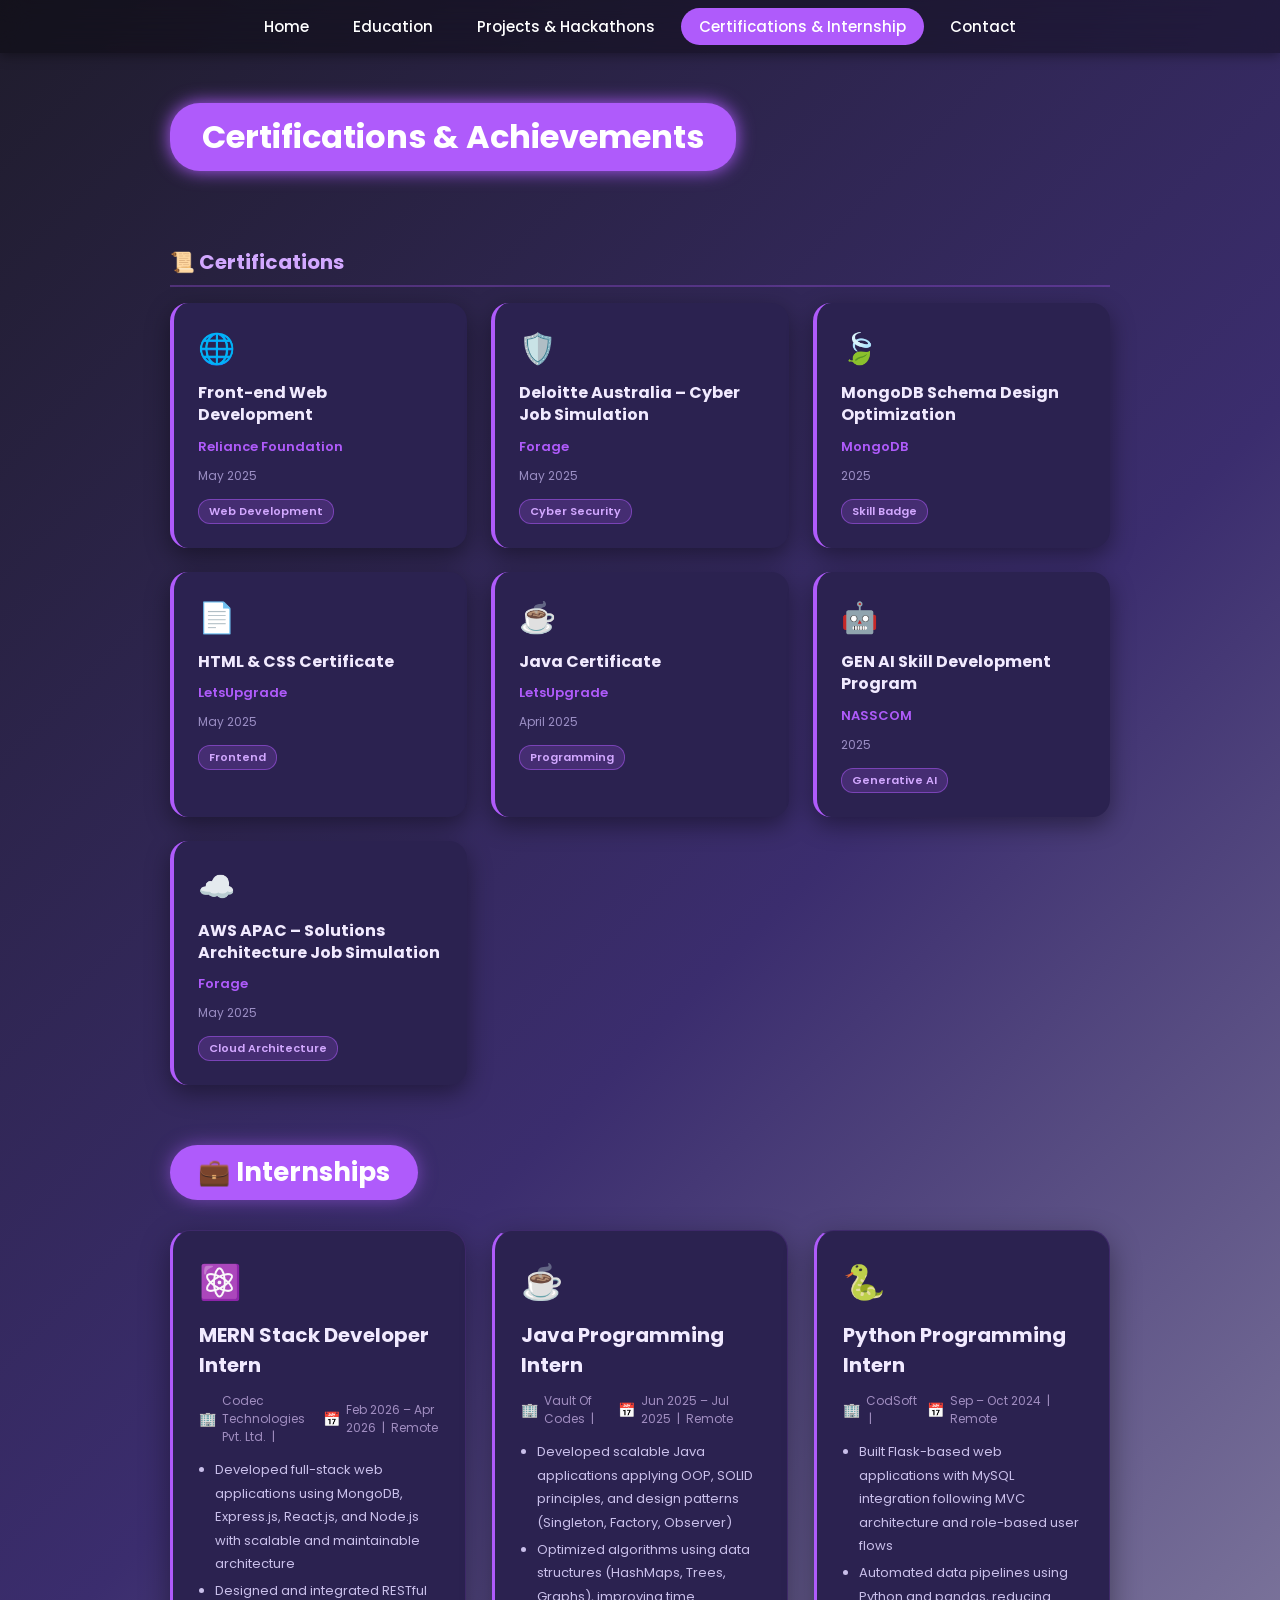
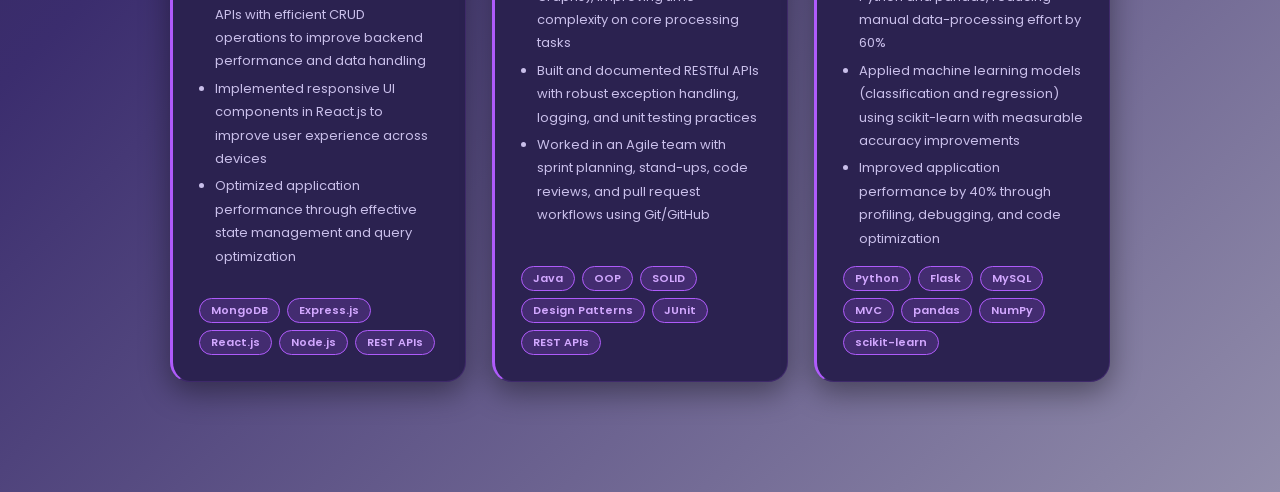
<file: certifications.html>
<!DOCTYPE html>
<html lang="en">
<head>
  <meta charset="UTF-8" />
  <meta name="viewport" content="width=device-width, initial-scale=1.0"/>
  <title>Certifications & Internship | Akshat Gupta</title>
  <link rel="stylesheet" href="css/nav.css" />
  <link rel="preconnect" href="https://fonts.googleapis.com" />
  <link href="https://fonts.googleapis.com/css2?family=Poppins:wght@400;600;700&display=swap" rel="stylesheet" />
  <style>
    * { box-sizing: border-box; margin: 0; padding: 0; }
    body {
      font-family: 'Poppins', sans-serif;
      background: linear-gradient(135deg, #1f1c2c 0%, #3b2d6e 50%, #928dab 100%);
      color: #fff;
      min-height: 100vh;
    }

    .container {
      max-width: 1000px;
      margin: 50px auto;
      padding: 0 30px 60px;
      animation: fadeInUp 0.8s ease-out forwards;
    }

    .page-title {
      font-size: 32px;
      font-weight: 700;
      background: #af5bfb;
      display: inline-block;
      padding: 10px 32px;
      border-radius: 30px;
      margin-bottom: 40px;
      box-shadow: 0 0 18px #af5bfb;
    }

    .cert-grid {
      display: grid;
      grid-template-columns: repeat(auto-fit, minmax(280px, 1fr));
      gap: 24px;
    }

    .cert-card {
      background: #2b2250;
      border-radius: 18px;
      padding: 24px;
      box-shadow: 0 8px 25px rgba(0,0,0,0.4);
      border-left: 4px solid #af5bfb;
      transition: transform 0.3s, box-shadow 0.3s;
      display: flex;
      flex-direction: column;
      gap: 10px;
    }
    .cert-card:hover {
      transform: translateY(-5px);
      box-shadow: 0 15px 35px rgba(175,91,251,0.2);
    }

    .cert-icon { font-size: 30px; }

    .cert-card h3 {
      font-size: 16px;
      font-weight: 700;
      color: #f1eaff;
      line-height: 1.4;
    }

    .cert-issuer {
      font-size: 13px;
      color: #af5bfb;
      font-weight: 600;
    }

    .cert-date {
      font-size: 12px;
      color: #9b8ec4;
    }

    .cert-badge {
      display: inline-block;
      background: rgba(175,91,251,0.2);
      border: 1px solid rgba(175,91,251,0.5);
      color: #d2a8ff;
      font-size: 11px;
      padding: 3px 10px;
      border-radius: 12px;
      font-weight: 600;
      margin-top: 4px;
      width: fit-content;
    }

    /* Section titles */
    .section-header {
      display: flex;
      align-items: center;
      gap: 16px;
      margin-bottom: 30px;
      margin-top: 60px;
    }
    .section-header:first-child { margin-top: 0; }
    .section-badge {
      font-size: 26px;
      font-weight: 700;
      background: #af5bfb;
      display: inline-block;
      padding: 8px 28px;
      border-radius: 30px;
      box-shadow: 0 0 18px #af5bfb88;
    }
    .section-line {
      flex: 1;
      height: 2px;
      background: linear-gradient(90deg, rgba(175,91,251,0.5), transparent);
      border-radius: 2px;
    }
    .section-label {
      font-size: 20px;
      font-weight: 700;
      color: #d2a8ff;
      margin: 36px 0 16px;
      padding-bottom: 8px;
      border-bottom: 2px solid rgba(175,91,251,0.3);
    }
    /* Grid */
    .cards-grid {
      display: grid;
      grid-template-columns: repeat(auto-fit, minmax(290px, 1fr));
      gap: 26px;
    }

    /* Cards */
    .card {
      background: #2b2250;
      border-radius: 20px;
      padding: 26px;
      box-shadow: 0 10px 30px rgba(0,0,0,0.4);
      border: 1px solid rgba(175,91,251,0.15);
      transition: transform 0.3s, box-shadow 0.3s;
      display: flex;
      flex-direction: column;
      gap: 12px;
    }
    .card:hover {
      transform: translateY(-6px);
      box-shadow: 0 18px 40px rgba(175,91,251,0.25);
    }

    .card-icon { font-size: 34px; }

    .card h2 {
      font-size: 20px;
      font-weight: 700;
      color: #f1eaff;
    }

    .card-meta {
      font-size: 12px;
      color: #a08dc0;
      display: flex;
      align-items: center;
      gap: 6px;
    }
    .card-meta span { font-size: 14px; }

    .card p {
      font-size: 13.5px;
      line-height: 1.75;
      color: #c9bfea;
      flex: 1;
    }
    .card ul {
      padding-left: 16px;
      font-size: 13px;
      line-height: 1.8;
      color: #c9bfea;
      flex: 1;
    }
    .card ul li { margin-bottom: 4px; }

    .tech-tags {
      display: flex;
      flex-wrap: wrap;
      gap: 7px;
    }
    .tag {
      background: rgba(175,91,251,0.18);
      border: 1px solid #af5bfb;
      color: #d2a8ff;
      font-size: 11px;
      padding: 3px 11px;
      border-radius: 20px;
      font-weight: 600;
    }

    .card-links {
      display: flex;
      flex-wrap: wrap;
      gap: 10px;
      margin-top: 4px;
    }
    .card-link {
      display: inline-flex;
      align-items: center;
      gap: 5px;
      color: #af5bfb;
      text-decoration: none;
      font-size: 13px;
      font-weight: 600;
      padding: 5px 14px;
      border-radius: 20px;
      border: 1px solid rgba(175,91,251,0.35);
      transition: background 0.3s, color 0.3s;
    }
    .card-link:hover {
      background: #af5bfb;
      color: #fff;
    }

    /* Internship card accent */
    .internship-card {
      border-left: 3px solid #af5bfb;
    }


    @keyframes fadeInUp {
      from { opacity: 0; transform: translateY(30px); }
      to   { opacity: 1; transform: translateY(0); }
    }

    @media (max-width: 600px) {
      .container { padding: 0 16px 60px; }
      .page-title { font-size: 24px; padding: 10px 22px; }
      .section-badge { font-size: 20px; padding: 8px 18px; }
    }
  </style>
</head>
<body>
  <nav class="top-nav">
    <ul>
      <li><a href="index.html">Home</a></li>
      <li><a href="education.html">Education</a></li>
      <li><a href="projects.html">Projects & Hackathons</a></li>
      <li><a href="certifications.html" class="active">Certifications & Internship</a></li>
      <li><a href="contact.html">Contact</a></li>
    </ul>
  </nav>

  <div class="container">
    <div class="page-title">Certifications & Achievements</div>

    <div class="section-label">📜 Certifications</div>
    <div class="cert-grid">
      
      <div class="cert-card">
        <div class="cert-icon">🌐</div>
        <h3>Front-end Web Development</h3>
        <div class="cert-issuer">Reliance Foundation</div>
        <div class="cert-date">May 2025</div>
        <div class="cert-badge">Web Development</div>
      </div>
      
      <div class="cert-card">
        <div class="cert-icon">🛡️</div>
        <h3>Deloitte Australia – Cyber Job Simulation</h3>
        <div class="cert-issuer">Forage</div>
        <div class="cert-date">May 2025</div>
        <div class="cert-badge">Cyber Security</div>
      </div>
      
      <div class="cert-card">
        <div class="cert-icon">🍃</div>
        <h3>MongoDB Schema Design Optimization</h3>
        <div class="cert-issuer">MongoDB</div>
        <div class="cert-date">2025</div>
        <div class="cert-badge">Skill Badge</div>
      </div>
      
      
      <div class="cert-card">
        <div class="cert-icon">📄</div>
        <h3>HTML & CSS Certificate</h3>
        <div class="cert-issuer">LetsUpgrade</div>
        <div class="cert-date">May 2025</div>
        <div class="cert-badge">Frontend</div>
      </div>
      
      <div class="cert-card">
        <div class="cert-icon">☕</div>
        <h3>Java Certificate</h3>
        <div class="cert-issuer">LetsUpgrade</div>
        <div class="cert-date">April 2025</div>
        <div class="cert-badge">Programming</div>
      </div>
      
      
      <div class="cert-card">
        <div class="cert-icon">🤖</div>
        <h3>GEN AI Skill Development Program</h3>
        <div class="cert-issuer">NASSCOM</div>
        <div class="cert-date">2025</div>
        <div class="cert-badge">Generative AI</div>
      </div>
      
      <div class="cert-card">
        <div class="cert-icon">☁️</div>
        <h3>AWS APAC – Solutions Architecture Job Simulation</h3>
        <div class="cert-issuer">Forage</div>
        <div class="cert-date">May 2025</div>
        <div class="cert-badge">Cloud Architecture</div>
      </div>
    </div>

    <!-- ===== INTERNSHIPS ===== -->
    <div class="section-header">
      <div class="section-badge">💼 Internships</div>
      <!-- <div class="section-line"></div> -->
    </div>

    <div class="cards-grid">

      <div class="card internship-card">
        <div class="card-icon">⚛️</div>
        <h2>MERN Stack Developer Intern</h2>
        <div class="card-meta"><span>🏢</span> Codec Technologies Pvt. Ltd. &nbsp;|&nbsp; <span>📅</span> Feb 2026 – Apr 2026 &nbsp;|&nbsp; Remote</div>
        <ul>
          <li>Developed full-stack web applications using MongoDB, Express.js, React.js, and Node.js with scalable and maintainable architecture</li>
          <li>Designed and integrated RESTful APIs with efficient CRUD operations to improve backend performance and data handling</li>
          <li>Implemented responsive UI components in React.js to improve user experience across devices</li>
          <li>Optimized application performance through effective state management and query optimization</li>
        </ul>
        <div class="tech-tags">
          <span class="tag">MongoDB</span>
          <span class="tag">Express.js</span>
          <span class="tag">React.js</span>
          <span class="tag">Node.js</span>
          <span class="tag">REST APIs</span>
        </div>
      </div>

      <div class="card internship-card">
        <div class="card-icon">☕</div>
        <h2>Java Programming Intern</h2>
        <div class="card-meta"><span>🏢</span> Vault Of Codes &nbsp;|&nbsp; <span>📅</span> Jun 2025 – Jul 2025 &nbsp;|&nbsp; Remote</div>
        <ul>
          <li>Developed scalable Java applications applying OOP, SOLID principles, and design patterns (Singleton, Factory, Observer)</li>
          <li>Optimized algorithms using data structures (HashMaps, Trees, Graphs), improving time complexity on core processing tasks</li>
          <li>Built and documented RESTful APIs with robust exception handling, logging, and unit testing practices</li>
          <li>Worked in an Agile team with sprint planning, stand-ups, code reviews, and pull request workflows using Git/GitHub</li>
        </ul>
        <div class="tech-tags">
          <span class="tag">Java</span>
          <span class="tag">OOP</span>
          <span class="tag">SOLID</span>
          <span class="tag">Design Patterns</span>
          <span class="tag">JUnit</span>
          <span class="tag">REST APIs</span>
        </div>
      </div>

      <div class="card internship-card">
        <div class="card-icon">🐍</div>
        <h2>Python Programming Intern</h2>
        <div class="card-meta"><span>🏢</span> CodSoft &nbsp;|&nbsp; <span>📅</span> Sep – Oct 2024 &nbsp;|&nbsp; Remote</div>
        <ul>
          <li>Built Flask-based web applications with MySQL integration following MVC architecture and role-based user flows</li>
          <li>Automated data pipelines using Python and pandas, reducing manual data-processing effort by 60%</li>
          <li>Applied machine learning models (classification and regression) using scikit-learn with measurable accuracy improvements</li>
          <li>Improved application performance by 40% through profiling, debugging, and code optimization</li>
        </ul>
        <div class="tech-tags">
          <span class="tag">Python</span>
          <span class="tag">Flask</span>
          <span class="tag">MySQL</span>
          <span class="tag">MVC</span>
          <span class="tag">pandas</span>
          <span class="tag">NumPy</span>
          <span class="tag">scikit-learn</span>
        </div>
      </div>

    </div>
  </div>
</body>
</html>
</file>
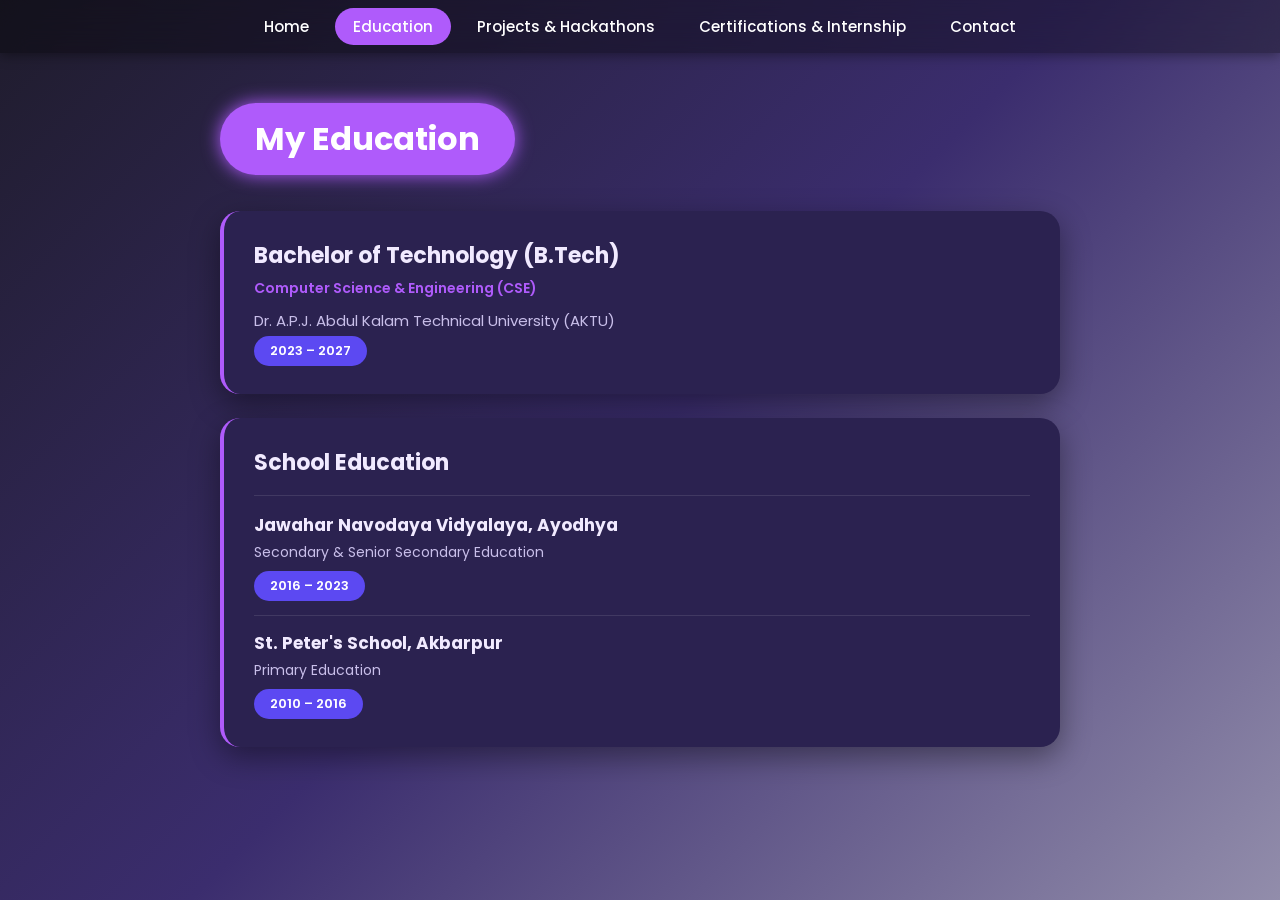
<file: education.html>
<!DOCTYPE html>
<html lang="en">
<head>
  <meta charset="UTF-8" />
  <meta name="viewport" content="width=device-width, initial-scale=1.0"/>
  <title>Education | Akshat Gupta</title>
  <link rel="stylesheet" href="css/nav.css" />
  <link rel="preconnect" href="https://fonts.googleapis.com" />
  <link href="https://fonts.googleapis.com/css2?family=Poppins:wght@400;600;700&display=swap" rel="stylesheet" />
  <style>
    * { box-sizing: border-box; margin: 0; padding: 0; }
    body {
      font-family: 'Poppins', sans-serif;
      background: linear-gradient(135deg, #1f1c2c 0%, #3b2d6e 50%, #928dab 100%);
      color: white;
      min-height: 100vh;
    }

    .container {
      max-width: 900px;
      margin: 50px auto;
      padding: 0 30px 60px;
      animation: fadeIn 0.8s ease-out;
    }

    .page-title {
      font-size: 32px;
      font-weight: 700;
      background: #af5bfb;
      padding: 12px 35px;
      border-radius: 40px;
      display: inline-block;
      margin-bottom: 36px;
      box-shadow: 0 0 18px #af5bfb;
    }

    .edu-card {
      background: #2b2250;
      padding: 28px 30px;
      border-radius: 20px;
      box-shadow: 0 10px 30px rgba(0,0,0,0.4);
      margin-bottom: 24px;
      border-left: 4px solid #af5bfb;
      transition: transform 0.3s, box-shadow 0.3s;
    }
    .edu-card:hover {
      transform: translateY(-4px);
      box-shadow: 0 16px 36px rgba(175,91,251,0.2);
    }
    .edu-card h2 {
      font-size: 22px;
      color: #f1eaff;
      margin-bottom: 6px;
    }
    .edu-card .institution {
      font-size: 15px;
      color: #c9bfea;
      margin-bottom: 4px;
    }
    .edu-card .field {
      font-size: 14px;
      color: #af5bfb;
      font-weight: 600;
      margin-bottom: 10px;
    }
    .year-badge {
      background: #5c49f2;
      display: inline-block;
      padding: 5px 16px;
      font-size: 13px;
      border-radius: 20px;
      font-weight: 600;
    }

    .sub-school {
      margin-top: 16px;
      padding-top: 16px;
      border-top: 1px solid rgba(255,255,255,0.1);
    }
    .sub-school + .sub-school { margin-top: 14px; padding-top: 14px; }

    .sub-school h3 { font-size: 17px; color: #f1eaff; margin-bottom: 4px; }
    .sub-school p  { font-size: 14px; color: #c9bfea; margin-bottom: 8px; }

    @keyframes fadeIn {
      from { opacity: 0; transform: translateY(30px); }
      to   { opacity: 1; transform: translateY(0); }
    }
    @media (max-width: 600px) {
      .container { padding: 0 16px 60px; }
      .page-title { font-size: 24px; padding: 10px 22px; }
    }
  </style>
</head>
<body>
  <nav class="top-nav">
    <ul>
      <li><a href="index.html">Home</a></li>
      <li><a href="education.html" class="active">Education</a></li>
      <li><a href="projects.html">Projects & Hackathons</a></li>
      <li><a href="certifications.html">Certifications & Internship</a></li>
      <li><a href="contact.html">Contact</a></li>
    </ul>
  </nav>

  <div class="container">
    <div class="page-title">My Education</div>

    <!-- University -->
    <div class="edu-card">
      <h2>Bachelor of Technology (B.Tech)</h2>
      <div class="field">Computer Science & Engineering (CSE)</div>
      <div class="institution">Dr. A.P.J. Abdul Kalam Technical University (AKTU)</div>
      <span class="year-badge">2023 – 2027</span>
    </div>

    <!-- Schools -->
    <div class="edu-card">
      <h2>School Education</h2>

      <div class="sub-school">
        <h3>Jawahar Navodaya Vidyalaya, Ayodhya</h3>
        <p>Secondary & Senior Secondary Education</p>
        <span class="year-badge">2016 – 2023</span>
      </div>

      <div class="sub-school">
        <h3>St. Peter's School, Akbarpur</h3>
        <p>Primary Education</p>
        <span class="year-badge">2010 – 2016</span>
      </div>
    </div>

  </div>
</body>
</html>
</file>
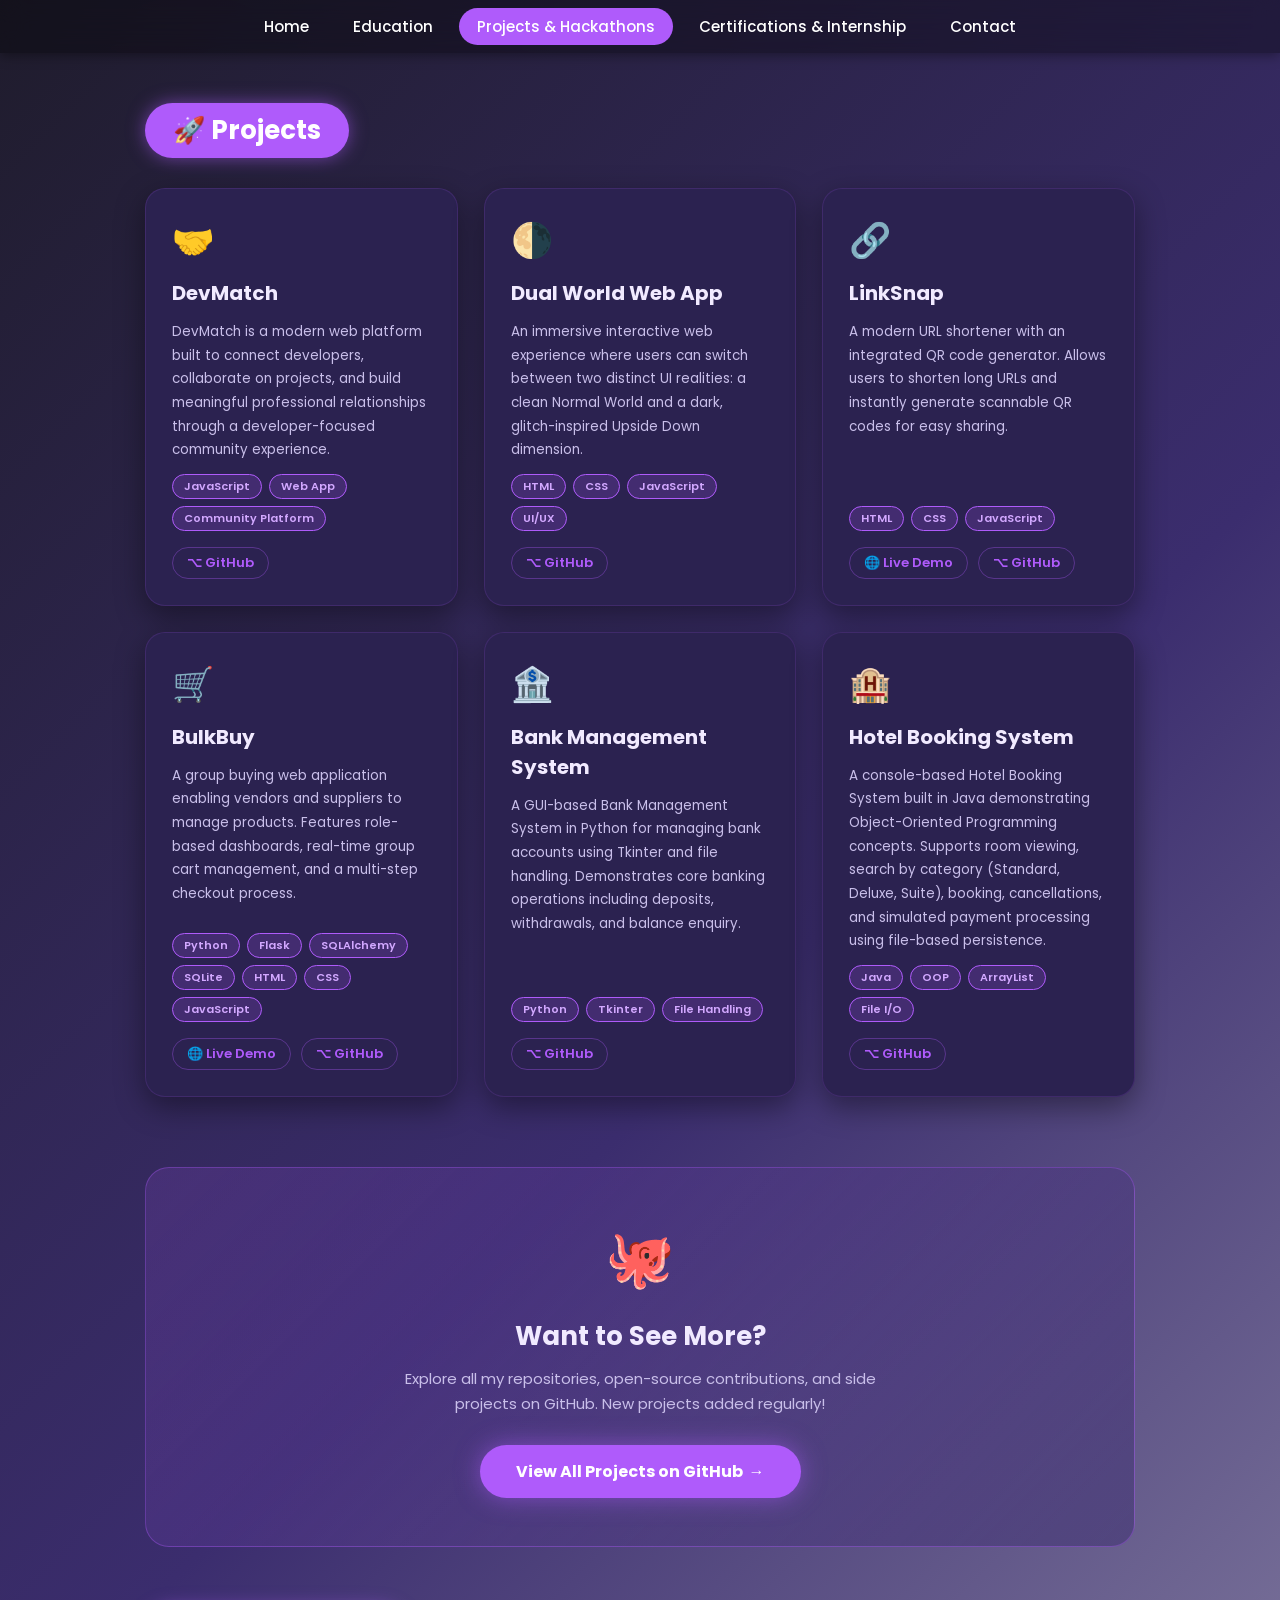
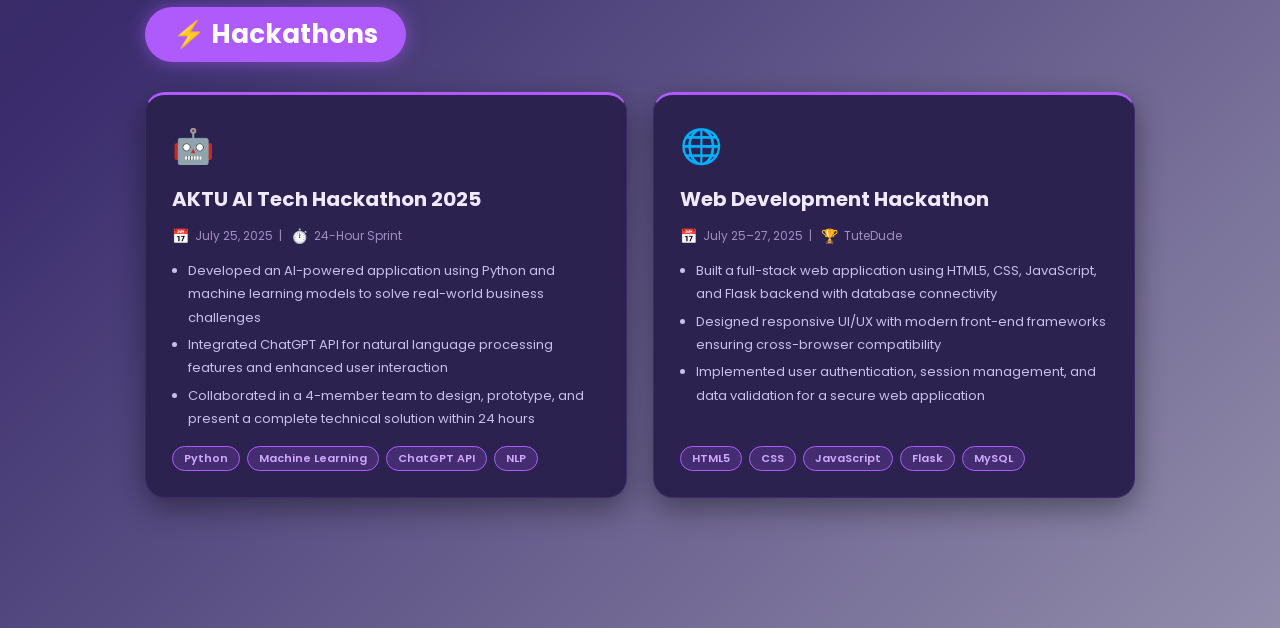
<file: projects.html>
<!DOCTYPE html>
<html lang="en">
<head>
  <meta charset="UTF-8" />
  <meta name="viewport" content="width=device-width, initial-scale=1.0"/>
  <title>Projects | Akshat Gupta</title>
  <link rel="stylesheet" href="css/nav.css" />
  <link rel="preconnect" href="https://fonts.googleapis.com" />
  <link href="https://fonts.googleapis.com/css2?family=Poppins:wght@400;500;600;700&display=swap" rel="stylesheet" />
  <style>
    * { box-sizing: border-box; margin: 0; padding: 0; }
    body {
      font-family: 'Poppins', sans-serif;
      background: linear-gradient(135deg, #1f1c2c 0%, #3b2d6e 50%, #928dab 100%);
      color: #fff;
      min-height: 100vh;
    }

    /* Container */
    .container {
      max-width: 1050px;
      margin: 50px auto;
      padding: 0 30px 80px;
      animation: fadeInUp 0.8s ease-out forwards;
    }

    /* Section titles */
    .section-header {
      display: flex;
      align-items: center;
      gap: 16px;
      margin-bottom: 30px;
      margin-top: 60px;
    }
    .section-header:first-child { margin-top: 0; }
    .section-badge {
      font-size: 26px;
      font-weight: 700;
      background: #af5bfb;
      display: inline-block;
      padding: 8px 28px;
      border-radius: 30px;
      box-shadow: 0 0 18px #af5bfb88;
    }
    .section-line {
      flex: 1;
      height: 2px;
      background: linear-gradient(90deg, rgba(175,91,251,0.5), transparent);
      border-radius: 2px;
    }

    /* Grid */
    .cards-grid {
      display: grid;
      grid-template-columns: repeat(auto-fit, minmax(290px, 1fr));
      gap: 26px;
    }

    /* Cards */
    .card {
      background: #2b2250;
      border-radius: 20px;
      padding: 26px;
      box-shadow: 0 10px 30px rgba(0,0,0,0.4);
      border: 1px solid rgba(175,91,251,0.15);
      transition: transform 0.3s, box-shadow 0.3s;
      display: flex;
      flex-direction: column;
      gap: 12px;
    }
    .card:hover {
      transform: translateY(-6px);
      box-shadow: 0 18px 40px rgba(175,91,251,0.25);
    }

    .card-icon { font-size: 34px; }

    .card h2 {
      font-size: 20px;
      font-weight: 700;
      color: #f1eaff;
    }

    .card-meta {
      font-size: 12px;
      color: #a08dc0;
      display: flex;
      align-items: center;
      gap: 6px;
    }
    .card-meta span { font-size: 14px; }

    .card p {
      font-size: 13.5px;
      line-height: 1.75;
      color: #c9bfea;
      flex: 1;
    }
    .card ul {
      padding-left: 16px;
      font-size: 13px;
      line-height: 1.8;
      color: #c9bfea;
      flex: 1;
    }
    .card ul li { margin-bottom: 4px; }

    .tech-tags {
      display: flex;
      flex-wrap: wrap;
      gap: 7px;
    }
    .tag {
      background: rgba(175,91,251,0.18);
      border: 1px solid #af5bfb;
      color: #d2a8ff;
      font-size: 11px;
      padding: 3px 11px;
      border-radius: 20px;
      font-weight: 600;
    }

    .card-links {
      display: flex;
      flex-wrap: wrap;
      gap: 10px;
      margin-top: 4px;
    }
    .card-link {
      display: inline-flex;
      align-items: center;
      gap: 5px;
      color: #af5bfb;
      text-decoration: none;
      font-size: 13px;
      font-weight: 600;
      padding: 5px 14px;
      border-radius: 20px;
      border: 1px solid rgba(175,91,251,0.35);
      transition: background 0.3s, color 0.3s;
    }
    .card-link:hover {
      background: #af5bfb;
      color: #fff;
    }

    /* Internship card accent */
    .internship-card {
      border-left: 3px solid #af5bfb;
    }

    /* Hackathon card accent */
    .hackathon-card {
      border-top: 3px solid #af5bfb;
    }

    /* GitHub CTA */
    .github-cta {
      margin-top: 70px;
      background: linear-gradient(135deg, rgba(175,91,251,0.15), rgba(59,45,110,0.5));
      border: 1px solid rgba(175,91,251,0.35);
      border-radius: 24px;
      padding: 48px 40px;
      text-align: center;
      backdrop-filter: blur(8px);
    }
    .github-cta .gh-icon {
      font-size: 56px;
      margin-bottom: 16px;
      display: block;
    }
    .github-cta h2 {
      font-size: 26px;
      font-weight: 700;
      color: #f1eaff;
      margin-bottom: 10px;
    }
    .github-cta p {
      font-size: 15px;
      color: #c9bfea;
      margin-bottom: 28px;
      max-width: 520px;
      margin-left: auto;
      margin-right: auto;
      line-height: 1.7;
    }
    .github-btn {
      display: inline-flex;
      align-items: center;
      gap: 10px;
      background: #af5bfb;
      color: #fff;
      text-decoration: none;
      font-weight: 700;
      font-size: 16px;
      padding: 14px 36px;
      border-radius: 40px;
      transition: transform 0.3s, box-shadow 0.3s;
      box-shadow: 0 0 24px #af5bfb88;
    }
    .github-btn:hover {
      transform: translateY(-3px);
      box-shadow: 0 8px 32px #af5bfbaa;
    }

    @keyframes fadeInUp {
      from { opacity: 0; transform: translateY(30px); }
      to   { opacity: 1; transform: translateY(0); }
    }

    @media (max-width: 600px) {
      .container { padding: 0 16px 60px; }
      .section-badge { font-size: 20px; padding: 8px 18px; }
      .github-cta { padding: 36px 20px; }
    }
  </style>
</head>
<body>
  <nav class="top-nav">
    <ul>
      <li><a href="index.html">Home</a></li>
      <li><a href="education.html">Education</a></li>
      <li><a href="projects.html" class="active">Projects & Hackathons</a></li>
      <li><a href="certifications.html">Certifications & Internship</a></li>
      <li><a href="contact.html">Contact</a></li>
    </ul>
  </nav>
  
  <div class="container">
    
    <!-- ===== PROJECTS ===== -->
    <div class="section-header">
      <div class="section-badge">🚀 Projects</div>
      <!-- <div class="section-line"></div> -->
    </div>
    
    <div class="cards-grid">
      <div class="card">
        <div class="card-icon">🤝</div>
        <h2>DevMatch</h2>
        <p>DevMatch is a modern web platform built to connect developers, collaborate on projects, and build meaningful professional relationships through a developer-focused community experience.</p>
        <div class="tech-tags">
          <span class="tag">JavaScript</span>
          <span class="tag">Web App</span>
          <span class="tag">Community Platform</span>
        </div>
        <div class="card-links">
          <a href="https://github.com/Akshat-gupta-01/DevMatch" class="card-link" target="_blank">⌥ GitHub</a>
        </div>
      </div>
    
      <div class="card">
        <div class="card-icon">🌗</div>
        <h2>Dual World Web App</h2>
        <p>An immersive interactive web experience where users can switch between two distinct UI realities: a clean Normal World and a dark, glitch-inspired Upside Down dimension.</p>
        <div class="tech-tags">
          <span class="tag">HTML</span>
          <span class="tag">CSS</span>
          <span class="tag">JavaScript</span>
          <span class="tag">UI/UX</span>
        </div>
        <div class="card-links">
          <a href="https://github.com/Akshat-gupta-01/Dual-World" class="card-link" target="_blank">⌥ GitHub</a>
        </div>
      </div>
      
      <div class="card">
        <div class="card-icon">🔗</div>
        <h2>LinkSnap</h2>
        <p>A modern URL shortener with an integrated QR code generator. Allows users to shorten long URLs and instantly generate scannable QR codes for easy sharing.</p>
        <div class="tech-tags">
          <span class="tag">HTML</span>
          <span class="tag">CSS</span>
          <span class="tag">JavaScript</span>
        </div>
        <div class="card-links">
          <a href="https://url-sh-qr.netlify.app/" class="card-link" target="_blank">🌐 Live Demo</a>
          <a href="https://github.com/Akshat-gupta-01" class="card-link" target="_blank">⌥ GitHub</a>
        </div>
      </div>
      
      <div class="card">
        <div class="card-icon">🛒</div>
        <h2>BulkBuy</h2>
        <p>A group buying web application enabling vendors and suppliers to manage products. Features role-based dashboards, real-time group cart management, and a multi-step checkout process.</p>
        <div class="tech-tags">
          <span class="tag">Python</span>
          <span class="tag">Flask</span>
          <span class="tag">SQLAlchemy</span>
          <span class="tag">SQLite</span>
          <span class="tag">HTML</span>
          <span class="tag">CSS</span>
          <span class="tag">JavaScript</span>
        </div>
        <div class="card-links">
          <a href="https://bulkbuy-group-purchase-app.onrender.com/" class="card-link" target="_blank">🌐 Live Demo</a>
          <a href="https://github.com/Akshat-gupta-01" class="card-link" target="_blank">⌥ GitHub</a>
        </div>
      </div>

      <div class="card">
        <div class="card-icon">🏦</div>
        <h2>Bank Management System</h2>
        <p>A GUI-based Bank Management System in Python for managing bank accounts using Tkinter and file handling. Demonstrates core banking operations including deposits, withdrawals, and balance enquiry.</p>
        <div class="tech-tags">
          <span class="tag">Python</span>
          <span class="tag">Tkinter</span>
          <span class="tag">File Handling</span>
        </div>
        <div class="card-links">
          <a href="https://github.com/Akshat-gupta-01" class="card-link" target="_blank">⌥ GitHub</a>
        </div>
      </div>

      <div class="card">
        <div class="card-icon">🏨</div>
        <h2>Hotel Booking System</h2>
        <p>A console-based Hotel Booking System built in Java demonstrating Object-Oriented Programming concepts. Supports room viewing, search by category (Standard, Deluxe, Suite), booking, cancellations, and simulated payment processing using file-based persistence.</p>
        <div class="tech-tags">
          <span class="tag">Java</span>
          <span class="tag">OOP</span>
          <span class="tag">ArrayList</span>
          <span class="tag">File I/O</span>
        </div>
        <div class="card-links">
          <a href="https://github.com/Akshat-gupta-01" class="card-link" target="_blank">⌥ GitHub</a>
        </div>
      </div>

      
    </div>
    <!-- ===== GITHUB CTA ===== -->
    <div class="github-cta">
      <span class="gh-icon">🐙</span>
      <h2>Want to See More?</h2>
      <p>Explore all my repositories, open-source contributions, and side projects on GitHub. New projects added regularly!</p>
      <a href="https://github.com/Akshat-gupta-01" class="github-btn" target="_blank">
        View All Projects on GitHub &nbsp;→
      </a>
    </div>
    
    <!-- ===== HACKATHONS ===== -->
    <div class="section-header">
      <div class="section-badge">⚡ Hackathons</div>
      <!-- <div class="section-line"></div> -->
    </div>

    <div class="cards-grid">

      <div class="card hackathon-card">
        <div class="card-icon">🤖</div>
        <h2>AKTU AI Tech Hackathon 2025</h2>
        <div class="card-meta"><span>📅</span> July 25, 2025 &nbsp;|&nbsp; <span>⏱️</span> 24-Hour Sprint</div>
        <ul>
          <li>Developed an AI-powered application using Python and machine learning models to solve real-world business challenges</li>
          <li>Integrated ChatGPT API for natural language processing features and enhanced user interaction</li>
          <li>Collaborated in a 4-member team to design, prototype, and present a complete technical solution within 24 hours</li>
        </ul>
        <div class="tech-tags">
          <span class="tag">Python</span>
          <span class="tag">Machine Learning</span>
          <span class="tag">ChatGPT API</span>
          <span class="tag">NLP</span>
        </div>
      </div>

      <div class="card hackathon-card">
        <div class="card-icon">🌐</div>
        <h2>Web Development Hackathon</h2>
        <div class="card-meta"><span>📅</span> July 25–27, 2025 &nbsp;|&nbsp; <span>🏆</span> TuteDude</div>
        <ul>
          <li>Built a full-stack web application using HTML5, CSS, JavaScript, and Flask backend with database connectivity</li>
          <li>Designed responsive UI/UX with modern front-end frameworks ensuring cross-browser compatibility</li>
          <li>Implemented user authentication, session management, and data validation for a secure web application</li>
        </ul>
        <div class="tech-tags">
          <span class="tag">HTML5</span>
          <span class="tag">CSS</span>
          <span class="tag">JavaScript</span>
          <span class="tag">Flask</span>
          <span class="tag">MySQL</span>
        </div>
      </div>

    </div>
  </div>
</body>
</html>
</file>
<file: css/nav.css>
/* === Navigation === */
.top-nav {
  background: rgba(0, 0, 0, 0.35);
  backdrop-filter: blur(12px);
  padding: 14px 0;
  position: sticky;
  top: 0;
  z-index: 1000;
  box-shadow: 0 2px 12px rgba(0, 0, 0, 0.4);
}
.top-nav ul {
  list-style: none;
  display: flex;
  justify-content: center;
  gap: 8px;
  flex-wrap: wrap;
  margin: 0;
  padding: 0;
}
.top-nav a {
  color: #fff;
  text-decoration: none;
  font-weight: 500;
  font-size: 15px;
  padding: 8px 18px;
  border-radius: 20px;
  transition: background 0.3s, color 0.3s;
}
.top-nav a:hover, .top-nav a.active {
  background: #af5bfb;
  color: #fff;
}
</file>
